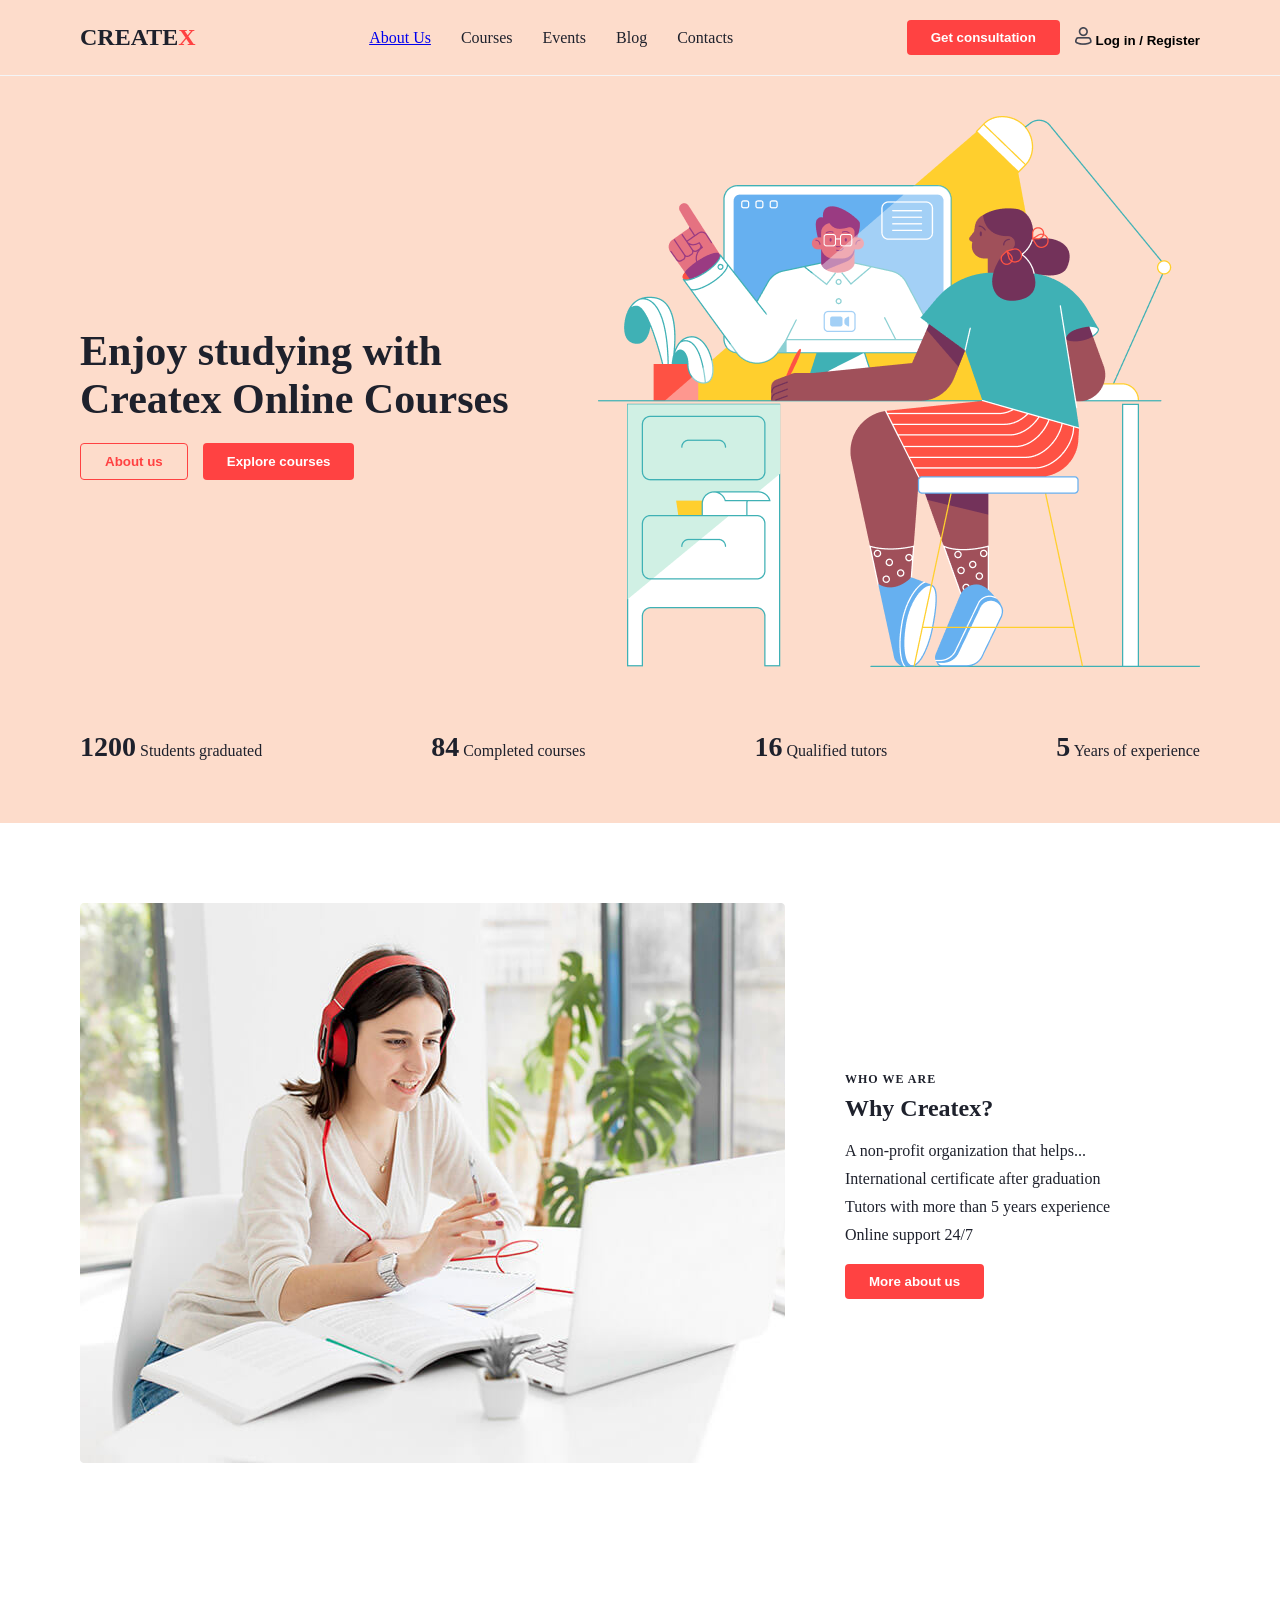
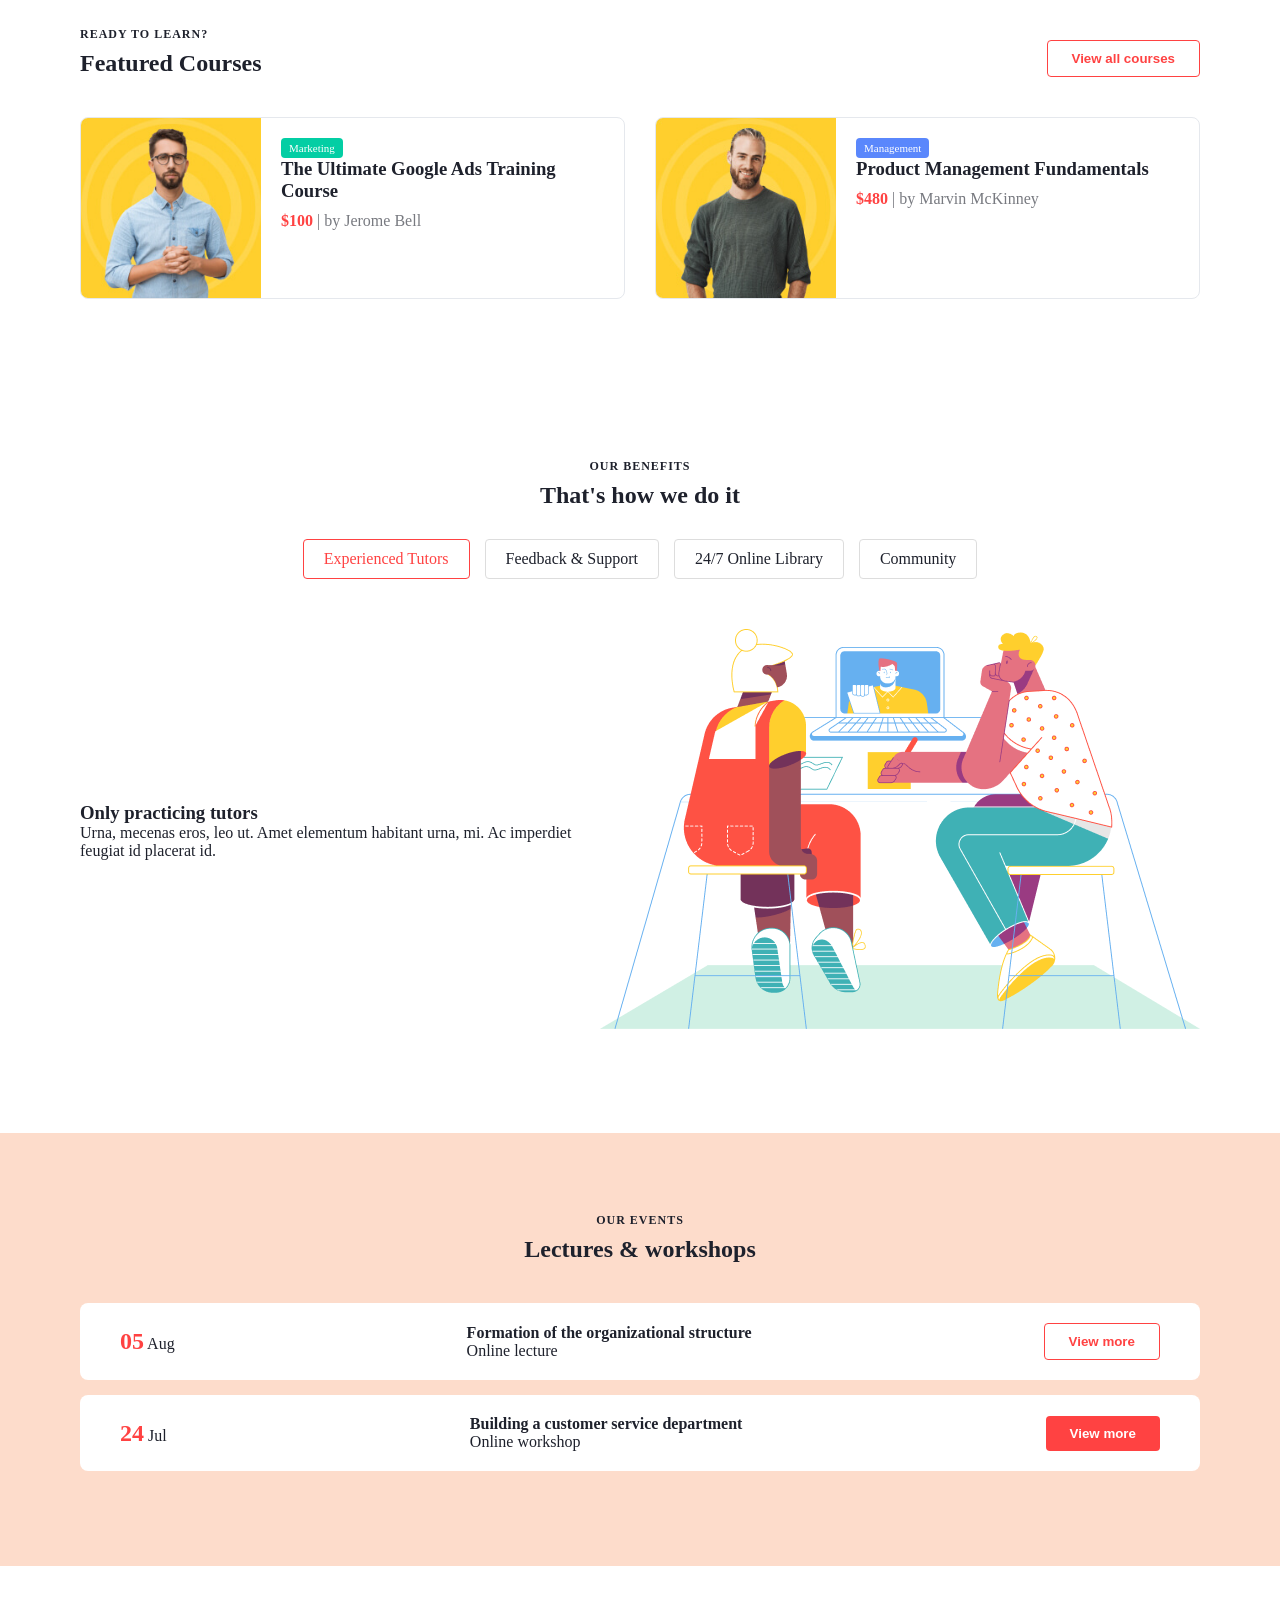
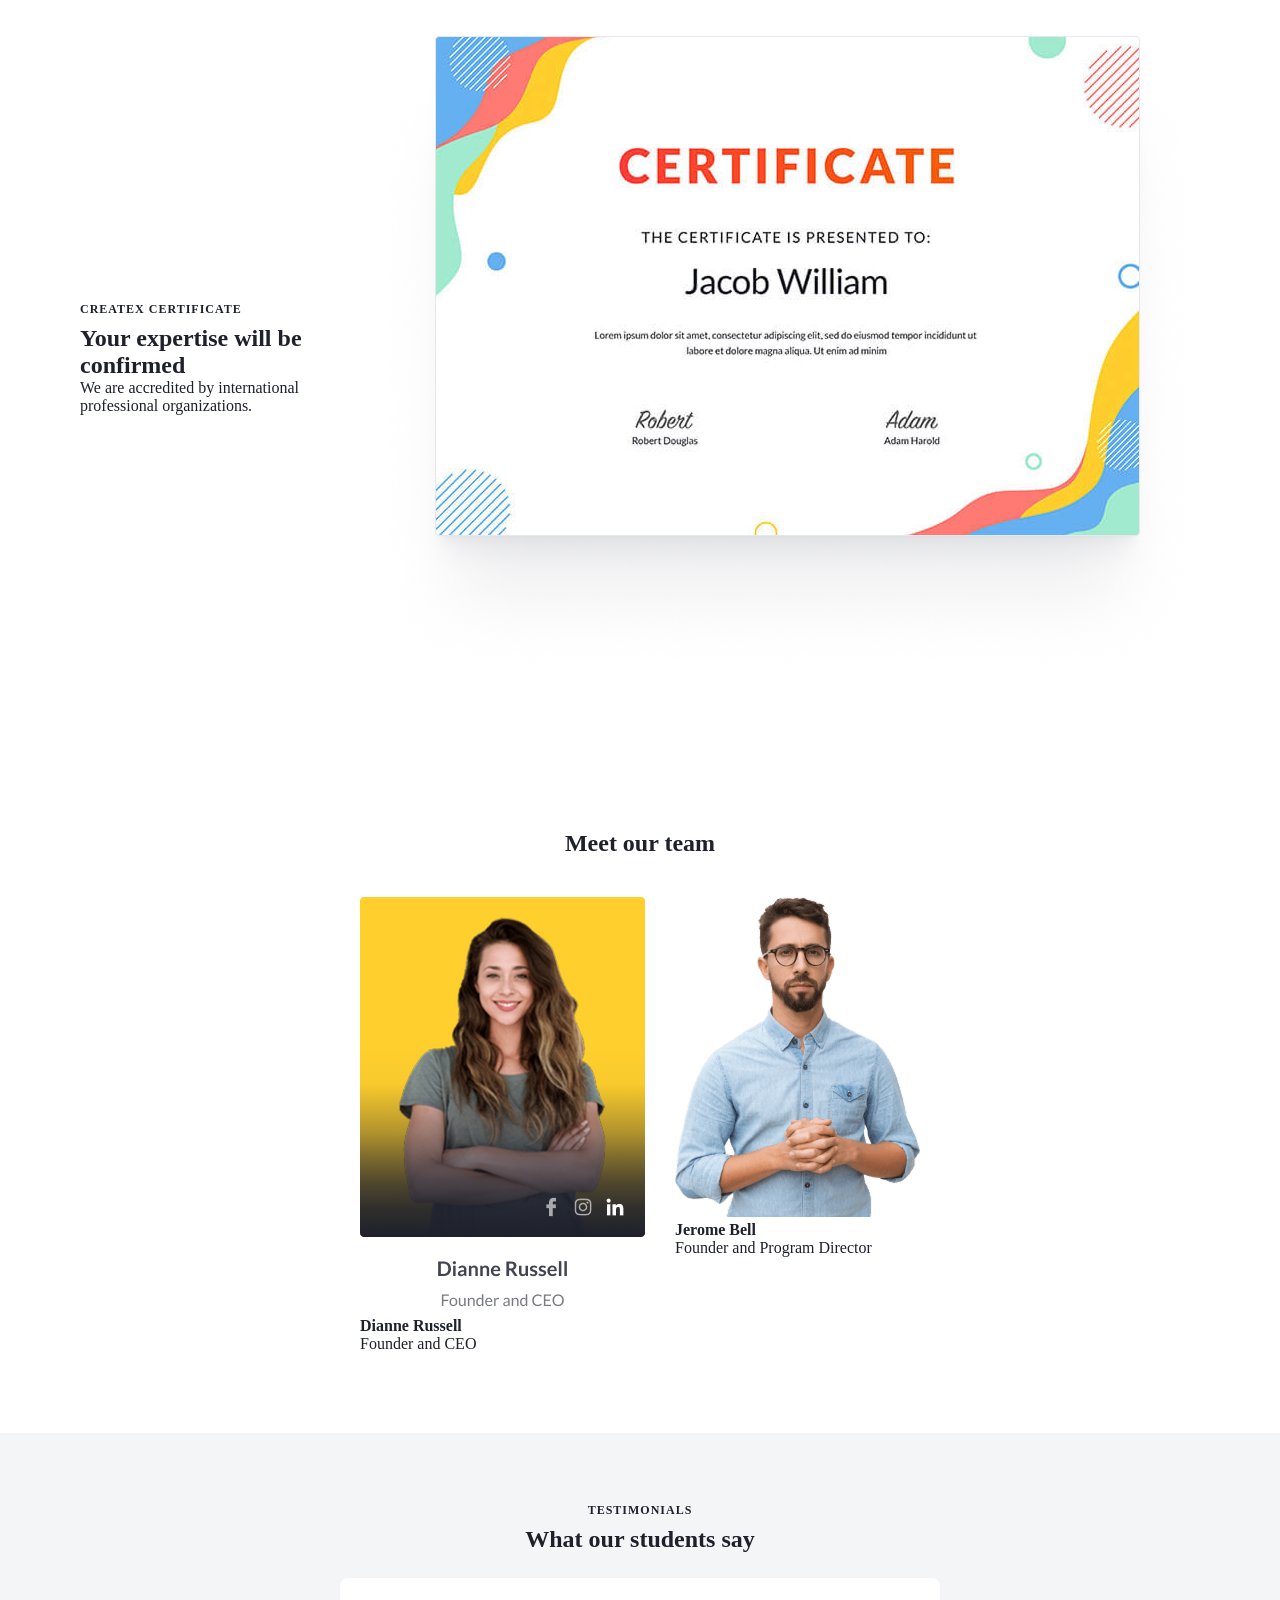
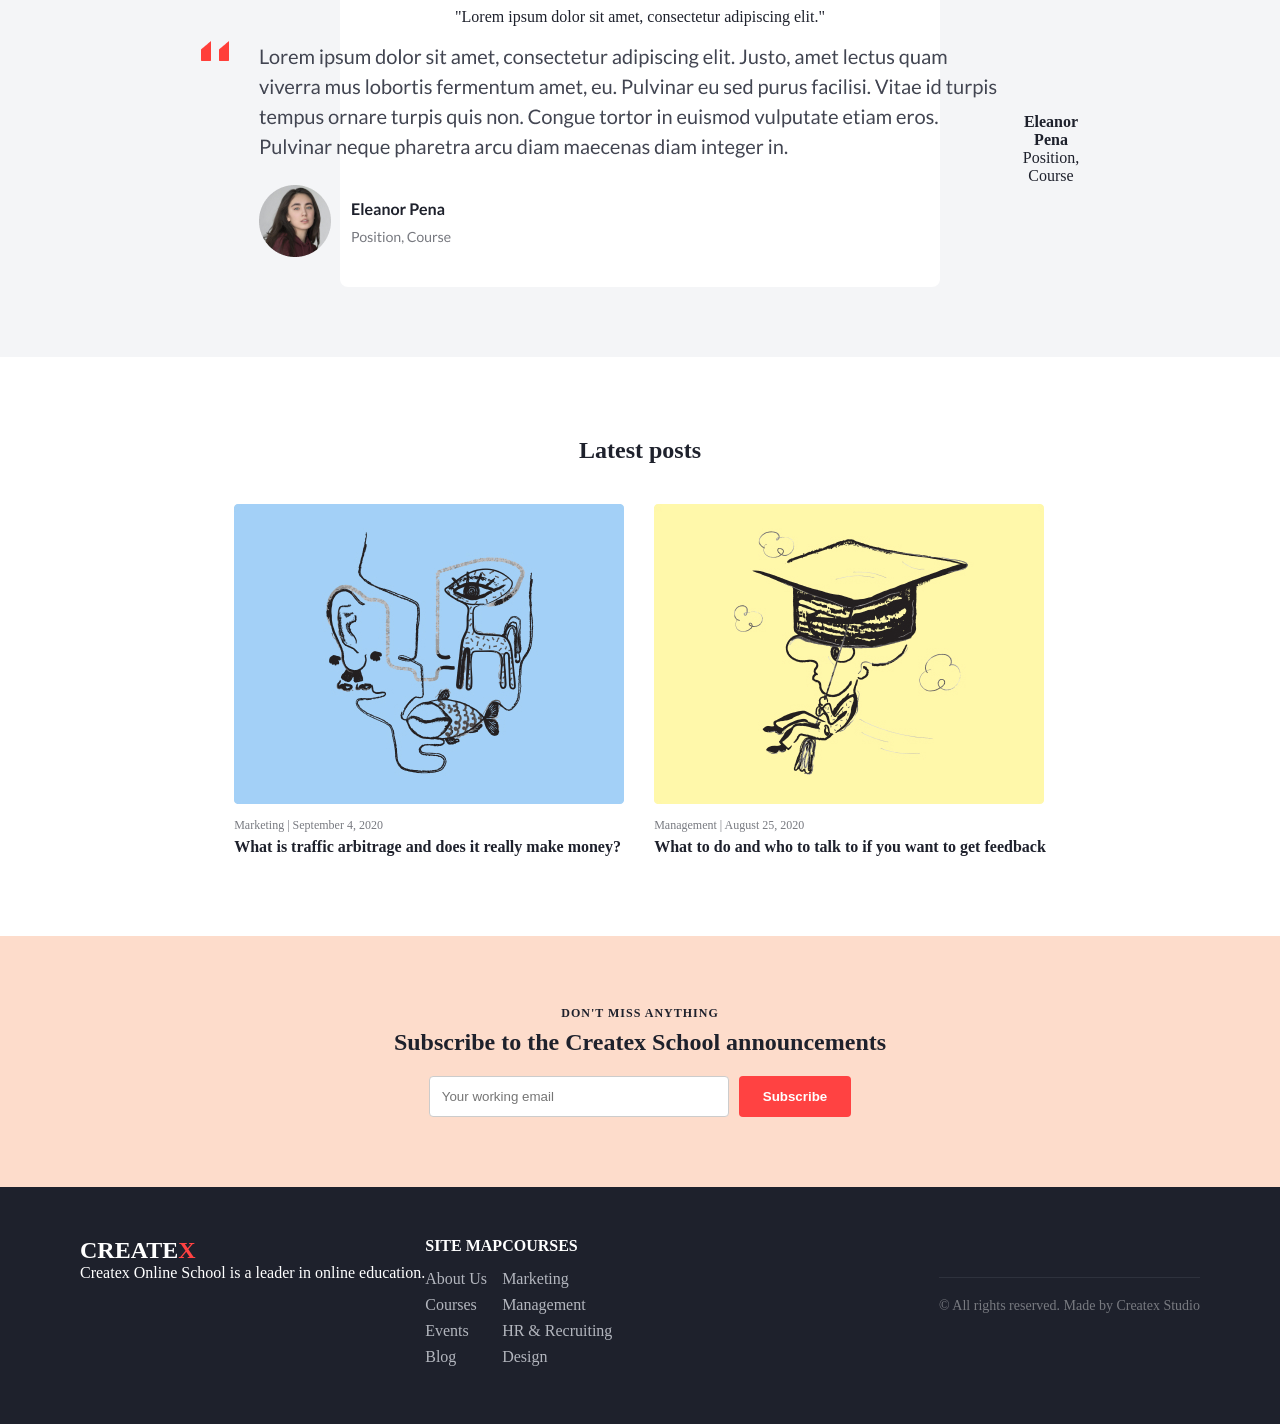
<file: index.html>
<!DOCTYPE html>
<html lang="en">
<head>
    <meta charset="UTF-8">
    <meta name="viewport" content="width=device-width, initial-scale=1.0">
    <title>Document</title>
    <link rel="stylesheet" href="style.css">
    <link rel="stylesheet" href="about.css">
</head>
<body>
  <header class="header">
    <div class="logo">CREATE<span>X</span></div>
    <ul class="nav-list">
      <li><a href="about.html">About Us</a></li>
      <li>Courses</li>
      <li>Events</li>
      <li>Blog</li>
      <li>Contacts</li>
    </ul>
    <div class="header-btns">
      <button class="btn-orange">Get consultation</button>
      <button class="btn-login"><img src="odamcha.png" alt="user"> Log in / Register</button>
    </div>
  </header>
  <section class="hero">
    <div class="hero-container">
      <div class="hero-text">
        <h1>Enjoy studying with Createx Online Courses</h1>
        <div class="hero-btns">
          <button class="btn-outline">About us</button>
          <button class="btn-orange">Explore courses</button>
        </div>
      </div>
      <div class="">
        <img src="logo1.png" alt="Hero illustration">
      </div>
    </div>
    <ul class="stats-list">
      <li><span>1200</span> Students graduated</li>
      <li><span>84</span> Completed courses</li>
      <li><span>16</span> Qualified tutors</li>
      <li><span>5</span> Years of experience</li>
    </ul>
  </section>
  <section class="why-us">
    <div class="why-img">
      <img src="qizcha .png" alt="Student">
    </div>
    <div class="why-text">
      <p class="subtitle">WHO WE ARE</p>
      <h2>Why Createx?</h2>
      <ul class="why-list">
        <li>A non-profit organization that helps...</li>
        <li>International certificate after graduation</li>
        <li>Tutors with more than 5 years experience</li>
        <li>Online support 24/7</li>
      </ul>
      <button class="btn-orange">More about us</button>
    </div>
  </section>
  <section class="courses">
    <div class="courses-header">
      <div>
        <p class="subtitle">READY TO LEARN?</p>
        <h2>Featured Courses</h2>
      </div>
      <button class="btn-outline">View all courses</button>
    </div>
    <div class="courses-grid">
      <div class="course-card">
        <img src="odam.png" alt="Course">
        <div class="card-info">
          <span class="tag marketing">Marketing</span>
          <h3>The Ultimate Google Ads Training Course</h3>
          <p class="price">$100 <span>| by Jerome Bell</span></p>
        </div>
      </div>
      <div class="course-card">
        <img src="odam2.jpg" alt="Course">
        <div class="card-info">
          <span class="tag management">Management</span>
          <h3>Product Management Fundamentals</h3>
          <p class="price">$480 <span>| by Marvin McKinney</span></p>
        </div>
      </div>
    </div>
  </section>
  <section class="benefits">
    <p class="subtitle">OUR BENEFITS</p>
    <h2>That's how we do it</h2>
    <ul class="benefits-tabs">
      <li class="active">Experienced Tutors</li>
      <li>Feedback & Support</li>
      <li>24/7 Online Library</li>
      <li>Community</li>
    </ul>
    <div class="benefit-box">
      <div class="benefit-text">
        <h3>Only practicing tutors</h3>
        <p>Urna, mecenas eros, leo ut. Amet elementum habitant urna, mi. Ac imperdiet feugiat id placerat id.</p>
      </div>
      <div class="benefit-img">
        <img src="guruh.png" alt="Benefits">
      </div>
    </div>
  </section>
  <section class="events">
    <p class="subtitle">OUR EVENTS</p>
    <h2>Lectures & workshops</h2>
    <ul class="events-list">
        <li class="event-item">
        <div class="date"><span>05</span> Aug</div>
        <div class="event-info">
          <h4>Formation of the organizational structure</h4>
          <p>Online lecture</p>
        </div>
        <button class="btn-outline">View more</button>
      </li>
      <li class="event-item">
        <div class="date"><span>24</span> Jul</div>
        <div class="event-info">
          <h4>Building a customer service department</h4>
          <p>Online workshop</p>
        </div>
        <button class="btn-orange">View more</button>
      </li>
    </ul>
  </section>
  <section class="certificate">
    <div class="cert-text">
      <p class="subtitle">CREATEX CERTIFICATE</p>
      <h2>Your expertise will be confirmed</h2>
      <p>We are accredited by international professional organizations.</p>
    </div>
    <div class="cert-img">
      <img src="cerficate.png" alt="Certificate">
    </div>
  </section>
  <section class="team">
    <h2>Meet our team</h2>
    <div class="team-grid">
      <div class="team-card">
        <img src="odam3.png" alt="Team">
        <h4>Dianne Russell</h4>
        <p>Founder and CEO</p>
      </div>
      <div class="team-card">
        <img src="odam4.png" alt="Team">
        <h4>Jerome Bell</h4>
        <p>Founder and Program Director</p>
      </div>
    </div>
  </section>
  <section class="testimonials">
    <p class="subtitle">TESTIMONIALS</p>
    <h2>What our students say</h2>
    <div class="testimonial-box">
      <p>"Lorem ipsum dolor sit amet, consectetur adipiscing elit."</p>
      <div class="user-info">
        <img src="rasmni texti.png" alt="User">
        <div>
          <h4>Eleanor Pena</h4>
          <p>Position, Course</p>
        </div>
      </div>
    </div>
  </section>
  <section class="blog">
    <h2>Latest posts</h2>
    <div class="blog-grid">
      <div class="blog-card">
        <img src="eng pasidegirasm.jpg" alt="Blog">
        <p class="blog-meta">Marketing | September 4, 2020</p>
        <h4>What is traffic arbitrage and does it really make money?</h4>
      </div>
      <div class="blog-card">
        <img src="eng paidegirasm2.jpg" alt="Blog">
        <p class="blog-meta">Management | August 25, 2020</p>
        <h4>What to do and who to talk to if you want to get feedback</h4>
      </div>
    </div>
  </section>
  <section class="subscribe">
    <p class="subtitle">DON'T MISS ANYTHING</p>
    <h2>Subscribe to the Createx School announcements</h2>
    <div class="sub-form">
      <input type="email" placeholder="Your working email">
      <button class="btn-orange">Subscribe</button>
    </div>
  </section>
  <footer class="footer">
    <div class="footer-top">
      <div class="footer-col">
        <div class="logo">CREATE<span>X</span></div>
        <p>Createx Online School is a leader in online education.</p>
      </div>
      <div class="footer-col">
        <h4>SITE MAP</h4>
        <ul class="footer-links">
          <li>About Us</li>
          <li>Courses</li>
          <li>Events</li>
          <li>Blog</li>
        </ul>
      </div>
      <div class="footer-col">
        <h4>COURSES</h4>
        <ul class="footer-links">
          <li>Marketing</li>
          <li>Management</li>
          <li>HR & Recruiting</li>
          <li>Design</li>
        </ul>
      </div>
    </div>
    <div class="footer-bottom">
    <p>© All rights reserved. Made by Createx Studio</p>
    </div>
  </footer>
</body>
</html>
</file>
<file: style.css>
*{
    margin: 0;
    padding: 0;
    box-sizing: border-box;
    list-style: none;
}
body {
  color: #1e212c;
}
.subtitle {
  font-size: 12px;
  font-weight: bold;
  letter-spacing: 1px;
  margin-bottom: 8px;
  text-transform: uppercase;
}
.header {
  display: flex;
  justify-content: space-between;
  align-items: center;
  padding: 20px 80px;
  background-color: #fddccb;
}
.logo {
  font-size: 24px;
  font-weight: bold;
}
.logo span {
  color: #ff4242;
}
.nav-list {
  display: flex;
  gap: 30px;
  list-style: none;
  font-weight: 500;
}
.header-btns {
  display: flex;
  gap: 15px;
  align-items: center;
}
.btn-login {
  background: none;
  border: none;
  font-weight: bold;
  cursor: pointer;
}
.hero {
  background-color: #fddccb;
  padding: 40px 80px 60px 80px;
}
.hero-container {
  display: flex;
  justify-content: space-between;
  align-items: center;
}
.hero-text h1 {
  font-size: 42px;
  max-width: 500px;
  margin: 20px 0;
}
.hero-btns {
  display: flex;
  gap: 15px;
}
.stats-list {
  display: flex;
  justify-content: space-between;
  list-style: none;
  margin-top: 60px;
}
.stats-list li span {
  font-size: 28px;
  font-weight: bold;
}
.why-us {
  display: flex;
  padding: 80px;
  gap: 60px;
  align-items: center;
}
.why-list {
  list-style: none;
  margin: 20px 0;
}
.why-list li {
  margin-bottom: 10px;
}
.courses {
  padding: 80px;
}
.courses-header {
  display: flex;
  justify-content: space-between;
  align-items: flex-end;
  margin-bottom: 40px;
}
.courses-grid {
  display: grid;
  grid-template-columns: repeat(2, 1fr);
  gap: 30px;
}
.course-card {
  display: flex;
  border: 1px solid #e5e8ed;
  border-radius: 8px;
  overflow: hidden;
}
.course-card img {
  width: 180px;
  object-fit: cover;
}
.card-info {
  padding: 20px;
}
.price {
  color: #ff4242;
  font-weight: bold;
  margin-top: 10px;
}
.price span {
  color: #787a80;
  font-weight: normal;
}
.benefits {
  padding: 80px;
  text-align: center;
}
.benefits-tabs {
  display: flex;
  justify-content: center;
  gap: 15px;
  list-style: none;
  margin: 30px 0;
}
.benefits-tabs li {
  padding: 10px 20px;
  border: 1px solid #ddd;
  border-radius: 4px;
  cursor: pointer;
}
.benefits-tabs li.active {
  border-color: #ff4242;
  color: #ff4242;
}
.benefit-box {
  display: flex;
  justify-content: space-between;
  align-items: center;
  text-align: left;
}
.events {
  background-color: #fddccb;
  padding: 80px;
  text-align: center;
}
.events-list {
  list-style: none;
  margin-top: 40px;
}
.event-item {
  background: white;
  display: flex;
  justify-content: space-between;
  align-items: center;
  padding: 20px 40px;
  border-radius: 8px;
  margin-bottom: 15px;
  text-align: left;
}
.date span {
  font-size: 24px;
  font-weight: bold;
  color: #ff4242;
}
.certificate {
  display: flex;
  padding: 80px;
  justify-content: space-between;
  align-items: center;
}
.team, .blog {
  padding: 80px;
  text-align: center;
}
.team-grid, .blog-grid {
  display: flex;
  gap: 30px;
  margin-top: 40px;
  justify-content: center;
}
.team-card, .blog-card {
  text-align: left;
}
.blog-meta {
  font-size: 12px;
  color: #787a80;
  margin: 10px 0 5px 0;
}
.testimonials {
  background: #f4f5f7;
  padding: 80px;
  text-align: center;
}
.testimonial-box {
  background: white;
  padding: 40px;
  max-width: 600px;
  margin: 30px auto 0 auto;
  border-radius: 8px;
}
.user-info {
  display: flex;
  align-items: center;
  justify-content: center;
  gap: 15px;
  margin-top: 20px;
}
.subscribe {
  background: #fddccb;
  padding: 60px;
  text-align: center;
}
.sub-form {
  margin-top: 20px;
  display: flex;
  justify-content: center;
  gap: 10px;
}
.sub-form input {
  padding: 12px;
  width: 300px;
  border: 1px solid #ccc;
  border-radius: 4px;
  outline: none;
}
.footer {
  background: #1e212c;
  color: white;
  padding: 60px 80px 20px 80px;
}
.footer-top {
  display: flex;
  justify-content: space-between;
}
.footer-links {
  list-style: none;
  padding: 0;
  margin-top: 15px;
}
.footer-links li {
  margin-bottom: 8px;
  color: #b3b6be;
}
.footer-bottom {
  border-top: 1px solid #2e323d;
  margin-top: 40px;
  padding-top: 20px;
  text-align: center;
  color: #787a80;
  font-size: 14px;
}
.btn-orange {
  background-color: #ff4242;
  color: white;
  border: none;
  padding: 10px 24px;
  border-radius: 4px;
  cursor: pointer;
  font-weight: bold;
}
.btn-outline {
  border: 1px solid #ff4242;
  color: #ff4242;
  background: transparent;
  padding: 10px 24px;
  border-radius: 4px;
  cursor: pointer;
  font-weight: bold;
}
.tag {
  padding: 4px 8px;
  border-radius: 4px;
  font-size: 11px;
  color: white;
}
.marketing { background-color: #03cea4; }
.management { background-color: #5a87fc; }
</file>
<file: about.css>
* {
  margin: 0;
  padding: 0;
  box-sizing: border-box;
  list-style: none;
}

body {
  color: #1e212c;
  background-color: #fff;
}

.subtitle {
  font-size: 12px;
  font-weight: bold;
  letter-spacing: 1px;
  margin-bottom: 8px;
  text-transform: uppercase;
}

/* HEADER */
.header {
  display: flex;
  justify-content: space-between;
  align-items: center;
  padding: 20px 80px;
  border-bottom: 1px solid #f4f5f7;
}

.logo {
  font-size: 24px;
  font-weight: bold;
}

.logo span {
  color: #ff4242;
}

.nav-list {
  display: flex;
  gap: 30px;
  list-style: none;
  font-weight: 500;
}

.nav-list li.active {
  color: #ff4242;
}

.header-btns {
  display: flex;
  gap: 15px;
  align-items: center;
}

.btn-login {
  background: none;
  border: none;
  font-weight: bold;
  cursor: pointer;
}

/* COURSES PAGE */
.courses-page {
  padding: 50px 80px;
  text-align: center;
}

.courses-page h1 {
  font-size: 40px;
  margin-bottom: 30px;
}

.filter-bar {
  display: flex;
  justify-content: space-between;
  align-items: center;
  margin-bottom: 40px;
}

.category-tabs {
  display: flex;
  gap: 12px;
  list-style: none;
}

.category-tabs li {
  padding: 8px 16px;
  border-radius: 4px;
  cursor: pointer;
  color: #787a80;
  font-weight: bold;
}

.category-tabs li.active {
  border: 1px solid #ff4242;
  color: #ff4242;
}

.search-box input {
  padding: 10px 15px;
  border: 1px solid #dadbdd;
  border-radius: 4px;
  width: 220px;
  outline: none;
}

/* 3 USTUNLI KARTALAR */
.courses-grid-3 {
  display: grid;
  grid-template-columns: repeat(3, 1fr);
  gap: 30px;
}

.course-card-vertical {
  border: 1px solid #e5e8ed;
  border-radius: 8px;
  overflow: hidden;
  box-shadow: 0 4px 15px rgba(0,0,0,0.03);
  text-align: left;
}

.card-img-yellow {
  background-color: #ffcf2d;
  text-align: center;
  padding-top: 15px;
}

.card-img-yellow img {
  height: 200px;
  object-fit: contain;
}

.card-content {
  padding: 20px;
}

.card-content h4 {
  font-size: 16px;
  margin: 10px 0;
}

.price {
  color: #ff4242;
  font-weight: bold;
}

.price span {
  color: #787a80;
  font-weight: normal;
}

/* LOAD MORE */
.load-more {
  margin-top: 40px;
}

.btn-load {
  background: transparent;
  border: none;
  font-size: 16px;
  font-weight: bold;
  color: #424551;
  cursor: pointer;
}

/* TESTIMONIALS & SUBSCRIBE */
.testimonials, .subscribe {
  background: #f4f5f7;
  padding: 70px;
  text-align: center;
}

.testimonial-box {
  background: white;
  padding: 30px;
  max-width: 600px;
  margin: 25px auto 0 auto;
  border-radius: 8px;
}

.user-info {
  display: flex;
  align-items: center;
  justify-content: center;
  gap: 12px;
  margin-top: 15px;
}

.subscribe {
  background: #fddccb;
}

.sub-form {
  margin-top: 20px;
  display: flex;
  justify-content: center;
  gap: 10px;
}

.sub-form input {
  padding: 12px;
  width: 300px;
  border: 1px solid #ccc;
  border-radius: 4px;
}

/* CERTIFICATE */
.certificate {
  display: flex;
  padding: 70px 80px;
  justify-content: space-between;
  align-items: center;
}

/* FOOTER */
.footer {
  background: #1e212c;
  color: white;
  padding: 50px 80px;
  display: flex;
  justify-content: space-between;
}

.footer-links {
  list-style: none;
  margin-top: 15px;
}

.footer-links li {
  margin-bottom: 8px;
  color: #b3b6be;
}

/* TUGMALAR VA TAGLAR */
.btn-orange {
  background-color: #ff4242;
  color: white;
  border: none;
  padding: 10px 24px;
  border-radius: 4px;
  cursor: pointer;
  font-weight: bold;
}

.tag {
  padding: 4px 8px;
  border-radius: 4px;
  font-size: 11px;
  color: white;
  display: inline-block;
}

.marketing { background-color: #03cea4; }
.management { background-color: #5a87fc; }
.hr { background-color: #f89035; }
.design { background-color: #f5222d; }
.dev { background-color: #7772e5; }
</file>
